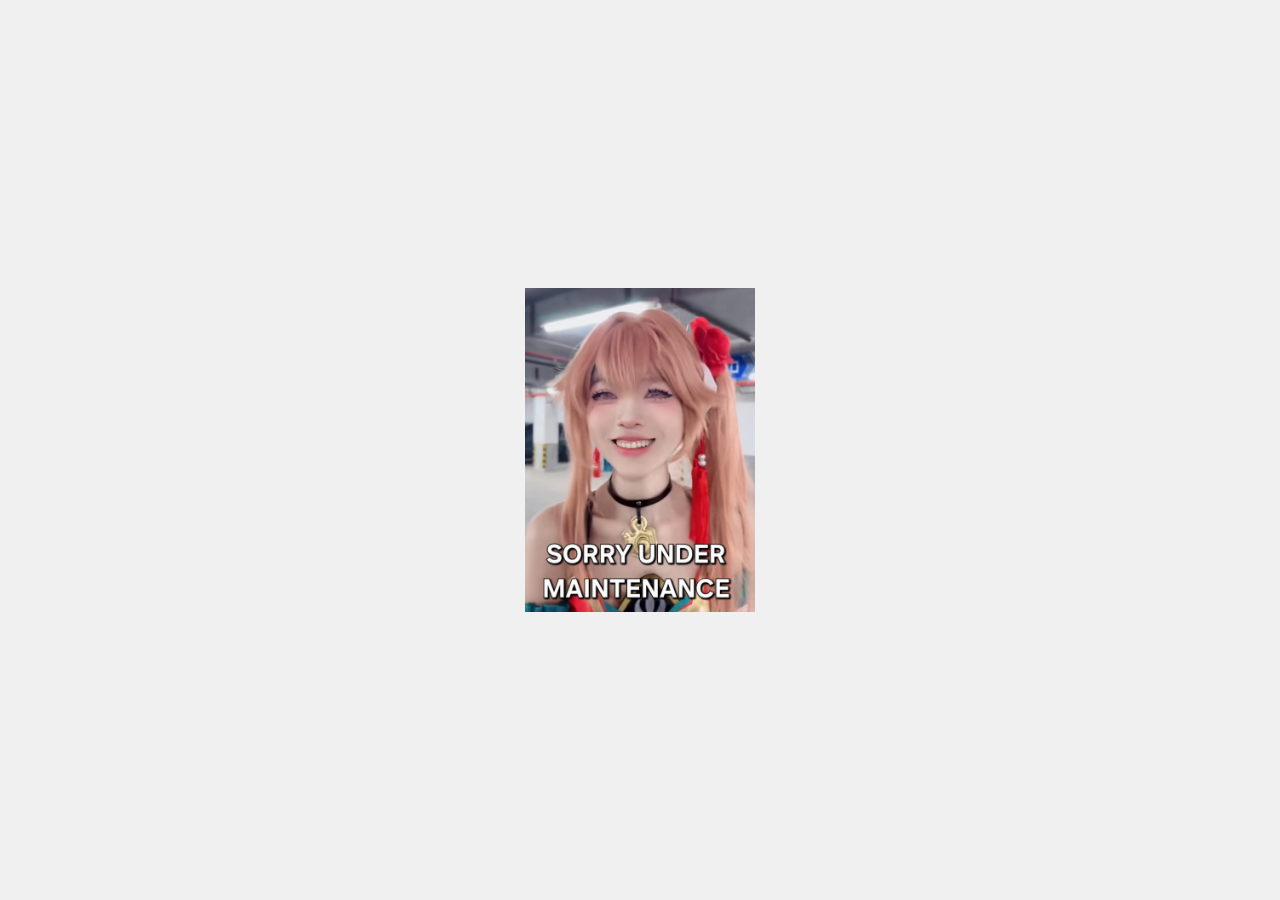
<file: index.html>
<!DOCTYPE html>
<html lang="en">
<head>
    <meta charset="UTF-8">
    <meta name="viewport" content="width=device-width, initial-scale=1.0">
    <title>Sorry</title>
    <style>
        body, html {
            margin: 0;
            padding: 0;
            height: 100%;
            overflow: hidden;
            display: flex;
            justify-content: center;
            align-items: center;
            background-color: #f0f0f0;
        }
        img {
            max-width: 60%;
            max-height: 60vh;
            object-fit: contain;
            width: auto;
            height: auto;
        }
    </style>
</head>
<body>
    <img src="sorry.jpeg" alt="Sorry">
</body>
</html>
</file>
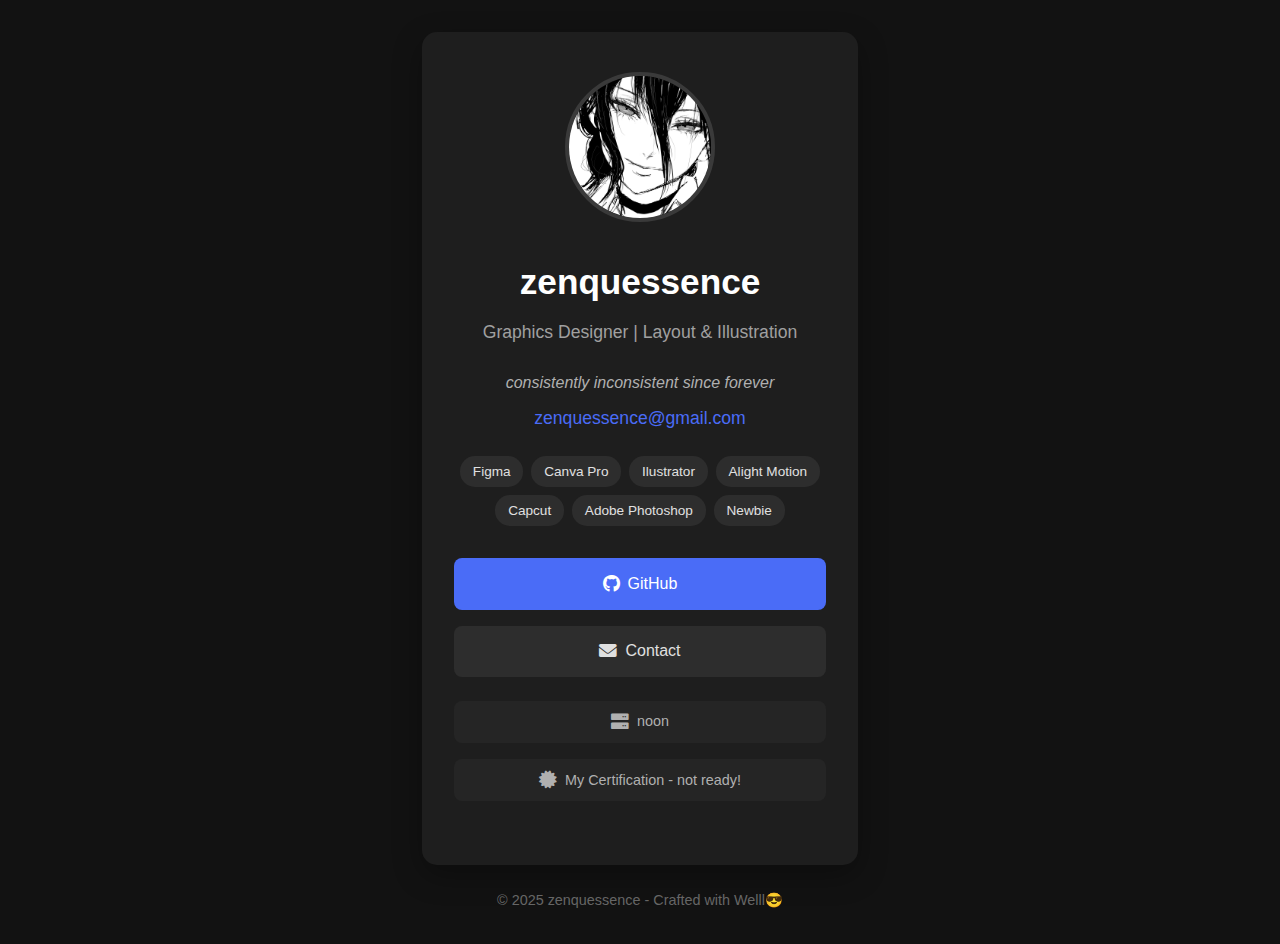
<file: My Web Porto/index.html>
<!DOCTYPE html>
<html lang="en">
<head>
    <meta charset="UTF-8">
    <meta name="viewport" content="width=device-width, initial-scale=1.0">
    <title>zenquessence - Portfolio</title>
    <link rel="stylesheet" href="style.css">
    <link rel="stylesheet" href="https://cdnjs.cloudflare.com/ajax/libs/font-awesome/6.0.0-beta3/css/all.min.css">
</head>
<body>
    <div class="container">
        <div class="profile">
            <img src="rezeee.jpg" alt="Profile Picture" class="profile-img">
            <h1>zenquessence</h1>
            <p class="subtitle">Graphics Designer | Layout & Illustration</p>
            <p class="description">consistently inconsistent since forever</p>
            <p class="email">zenquessence@gmail.com</p>
            
            <div class="tags">
                <span class="tag">Figma</span>
                <span class="tag">Canva Pro</span>
                <span class="tag">Ilustrator</span>
                <span class="tag">Alight Motion</span>
                <span class="tag">Capcut</span>
                <span class="tag">Adobe Photoshop</span>
                <span class="tag">Newbie</span>
            </div>
            
            <div class="buttons">
                <a href="https://github.com/zenquessence" target="_blank" class="btn primary"><i class="fab fa-github"></i> GitHub</a>
                <a href="mailto:zenquessence@gmail.com?subject=Contact%20from%20Portfolio" class="btn secondary"><i class="fas fa-envelope"></i> Contact</a>
            </div>
            
            <div class="buttons small">
                <a href="#" class="btn small-btn">
                    <i class="fas fa-server"></i> noon
                </a>
                <a href="#" class="btn small-btn">
                    <i class="fas fa-certificate"></i> My Certification - not ready!
                </a>
            </div>
        </div>
        
        <footer>
            <p>© 2025 zenquessence - Crafted with Welll😎</p>
        </footer>
    </div>
</body>
</html>
</file>
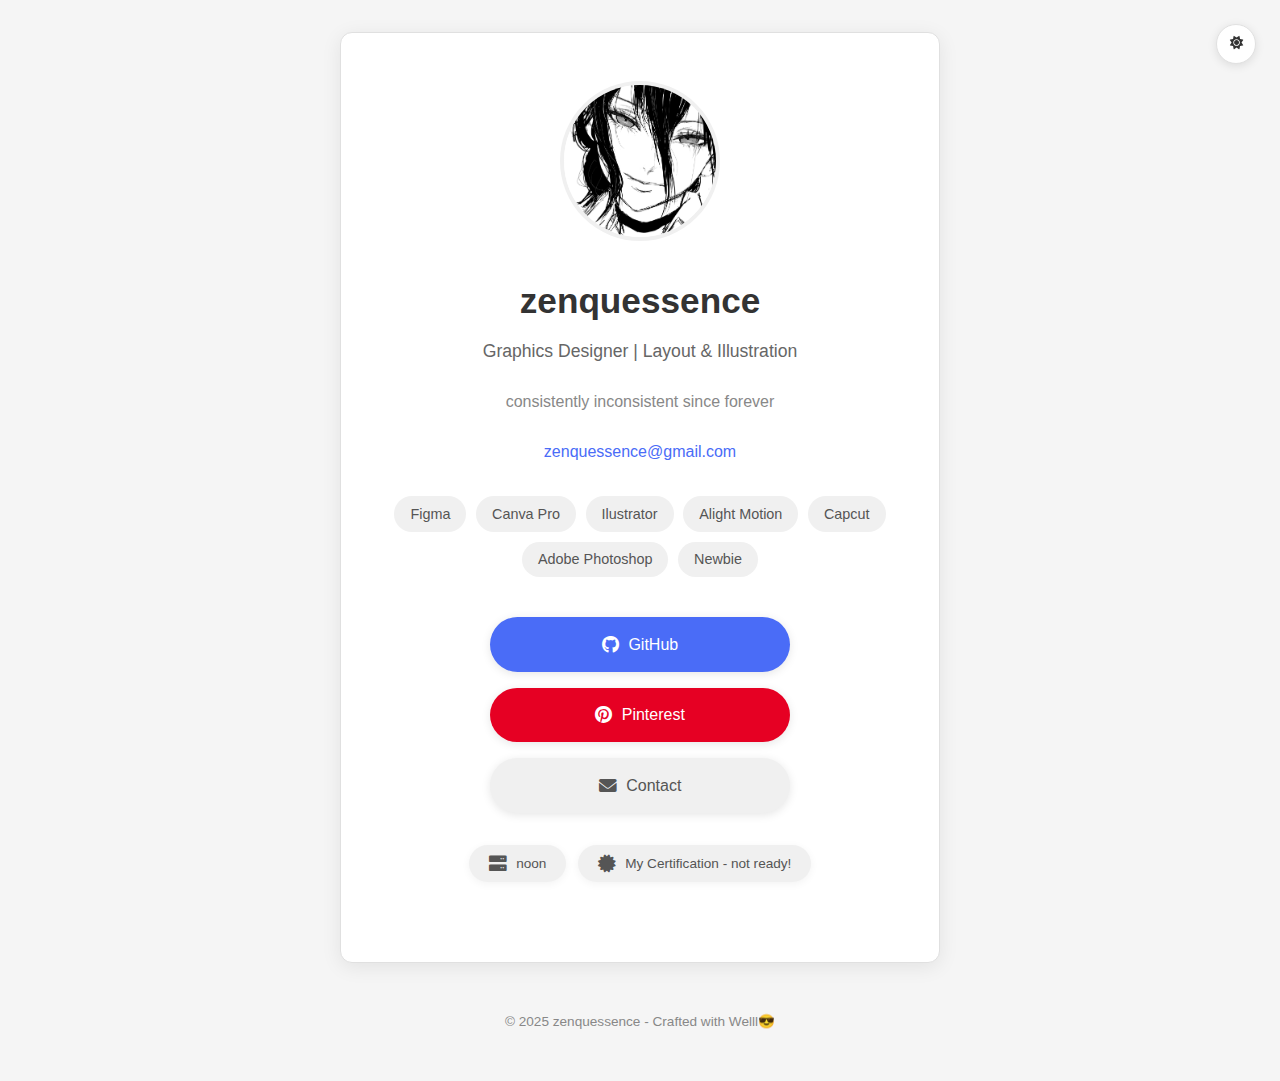
<file: index-original.html>
<!DOCTYPE html>
<html lang="en" data-theme="light">
<head>
    <meta charset="UTF-8">
    <meta name="viewport" content="width=device-width, initial-scale=1.0">
    <title>zenquessence - Portfolio</title>
    <link rel="stylesheet" href="style.css">
    <link rel="stylesheet" href="https://cdnjs.cloudflare.com/ajax/libs/font-awesome/6.0.0-beta3/css/all.min.css">
</head>
<body class="light-theme">
    <!-- Theme Toggle Button -->
    <button class="theme-toggle" aria-label="Toggle theme">
        <i class="fas fa-moon"></i>
        <i class="fas fa-sun"></i>
    </button>
    <div class="container">
        <div class="profile">
            <img src="rezeee.jpg" alt="Profile Picture" class="profile-img">
            <h1>zenquessence</h1>
            <p class="subtitle">Graphics Designer | Layout & Illustration</p>
            <p class="description">consistently inconsistent since forever</p>
            <p class="email">zenquessence@gmail.com</p>
            
            <div class="tags">
                <span class="tag">Figma</span>
                <span class="tag">Canva Pro</span>
                <span class="tag">Ilustrator</span>
                <span class="tag">Alight Motion</span>
                <span class="tag">Capcut</span>
                <span class="tag">Adobe Photoshop</span>
                <span class="tag">Newbie</span>
            </div>
            
            <div class="buttons">
                <a href="https://github.com/zenquessence" target="_blank" class="btn primary"><i class="fab fa-github"></i> GitHub</a>
                <a href="https://pin.it/3KLMfXqhe" target="_blank" class="btn" style="background-color: #E60023; color: white;"><i class="fab fa-pinterest"></i> Pinterest</a>
                <a href="mailto:zenquessence@gmail.com?subject=Contact%20from%20Portfolio" class="btn secondary"><i class="fas fa-envelope"></i> Contact</a>
            </div>
            
            <div class="buttons small">
                <a href="#" class="btn small-btn">
                    <i class="fas fa-server"></i> noon
                </a>
                <a href="#" class="btn small-btn">
                    <i class="fas fa-certificate"></i> My Certification - not ready!
                </a>
            </div>
        </div>
        
        <footer>
            <p>© 2025 zenquessence - Crafted with Welll😎</p>
        </footer>
    </div>
        <script src="script.js"></script>
</body>
</html>
</file>
<file: style.css>
/* Theme Variables */
:root {
    /* Light Theme (default) */
    --bg-color: #f5f5f5;
    --card-bg: #ffffff;
    --text-color: #333333;
    --text-secondary: #666666;
    --text-muted: #888888;
    --border-color: #e0e0e0;
    --tag-bg: #f0f0f0;
    --tag-hover: #e0e0e0;
    --btn-primary: #4a6cf7;
    --btn-primary-hover: #3a5ce4;
    --btn-secondary: #f0f0f0;
    --btn-secondary-hover: #e0e0e0;
    --btn-text: #555555;
    --shadow: 0 4px 20px rgba(0, 0, 0, 0.08);
}

/* Dark Theme */
[data-theme="dark"] {
    --bg-color: #121212;
    --card-bg: #1e1e1e;
    --text-color: #f0f0f0;
    --text-secondary: #bbbbbb;
    --text-muted: #999999;
    --border-color: #333333;
    --tag-bg: #2d2d2d;
    --tag-hover: #3d3d3d;
    --btn-primary: #4a6cf7;
    --btn-primary-hover: #5b7dff;
    --btn-secondary: #2d2d2d;
    --btn-secondary-hover: #3d3d3d;
    --btn-text: #f0f0f0;
    --shadow: 0 4px 20px rgba(0, 0, 0, 0.3);
}

/* Reset and base styles */
* {
    margin: 0;
    padding: 0;
    box-sizing: border-box;
    font-family: 'Segoe UI', Tahoma, Geneva, Verdana, sans-serif;
}

body {
    background-color: var(--bg-color);
    color: var(--text-color);
    min-height: 100vh;
    display: flex;
    justify-content: center;
    align-items: center;
    line-height: 1.6;
    padding: 2rem 1rem;
    transition: background-color 0.3s ease, color 0.3s ease;
}

.container {
    width: 100%;
    max-width: 600px;
    text-align: center;
}

/* Profile section */
.profile {
    background-color: var(--card-bg);
    border-radius: 12px;
    padding: 3rem 2.5rem;
    box-shadow: var(--shadow);
    margin-bottom: 2rem;
    border: 1px solid var(--border-color);
    transition: background-color 0.3s ease, box-shadow 0.3s ease, border-color 0.3s ease;
}

.profile-img {
    width: 160px;
    height: 160px;
    border-radius: 50%;
    object-fit: cover;
    border: 4px solid #f0f0f0;
    margin-bottom: 1.5rem;
    transition: transform 0.3s ease;
}

.profile-img:hover {
    transform: scale(1.05);
}

h1 {
    color: var(--text-color);
    font-size: 2.2rem;
    margin-bottom: 0.5rem;
    font-weight: 600;
    transition: color 0.3s ease;
}

.subtitle {
    color: var(--text-secondary);
    margin-bottom: 1.5rem;
    font-size: 1.1rem;
    font-weight: 400;
    transition: color 0.3s ease;
}

.description {
    color: var(--text-muted);
    margin-bottom: 1.5rem;
    font-size: 1rem;
    max-width: 80%;
    margin-left: auto;
    margin-right: auto;
    transition: color 0.3s ease;
}

.email {
    color: #4a6cf7;
    margin-bottom: 2rem;
    font-weight: 500;
    font-size: 1rem;
    display: inline-block;
    text-decoration: none;
    transition: color 0.3s ease;
}

.email:hover {
    color: #3a5ce4;
    text-decoration: underline;
}

/* Tags */
.tags {
    display: flex;
    flex-wrap: wrap;
    justify-content: center;
    gap: 0.6rem;
    margin-bottom: 2.5rem;
}

.tag {
    background-color: var(--tag-bg);
    color: var(--btn-text);
    padding: 0.4rem 1rem;
    border-radius: 20px;
    font-size: 0.9rem;
    font-weight: 500;
    transition: all 0.3s ease;
}

.tag:hover {
    background-color: var(--tag-hover);
    transform: translateY(-2px);
}

/* Buttons */
.buttons {
    display: flex;
    flex-direction: column;
    gap: 1rem;
    margin-bottom: 2rem;
    max-width: 300px;
    margin-left: auto;
    margin-right: auto;
}

.btn {
    display: inline-flex;
    align-items: center;
    justify-content: center;
    padding: 0.9rem 1.8rem;
    border-radius: 30px;
    text-decoration: none;
    font-weight: 500;
    transition: all 0.3s ease;
    gap: 0.6rem;
    border: none;
    cursor: pointer;
    font-size: 1rem;
    box-shadow: 0 2px 10px rgba(0, 0, 0, 0.1);
}

.btn i {
    font-size: 1.1rem;
}

.primary {
    background-color: var(--btn-primary);
    color: white;
}

.primary:hover {
    background-color: var(--btn-primary-hover);
    transform: translateY(-2px);
    box-shadow: 0 4px 15px rgba(74, 108, 247, 0.3);
}

.secondary {
    background-color: var(--btn-secondary);
    color: var(--btn-text);
}

.secondary:hover {
    background-color: var(--btn-secondary-hover);
    transform: translateY(-2px);
}

.buttons.small {
    flex-direction: row;
    flex-wrap: wrap;
    justify-content: center;
    max-width: 100%;
    gap: 0.8rem;
}

.small-btn {
    font-size: 0.85rem;
    padding: 0.5rem 1.2rem;
    background-color: var(--btn-secondary);
    color: var(--btn-text);
    border-radius: 20px;
    box-shadow: 0 2px 8px rgba(0, 0, 0, 0.05);
}

.small-btn:hover {
    background-color: var(--btn-secondary-hover);
    color: var(--text-color);
    transform: translateY(-2px);
}

/* Footer */
footer {
    color: var(--text-muted);
    font-size: 0.85rem;
    margin-top: 2rem;
    padding: 1rem;
    transition: color 0.3s ease;
}

/* Theme Toggle Button */
.theme-toggle {
    position: fixed;
    top: 1.5rem;
    right: 1.5rem;
    background: var(--card-bg);
    border: 1px solid var(--border-color);
    color: var(--text-color);
    width: 2.5rem;
    height: 2.5rem;
    border-radius: 50%;
    display: flex;
    align-items: center;
    justify-content: center;
    cursor: pointer;
    transition: all 0.3s ease;
    z-index: 100;
    box-shadow: 0 2px 10px rgba(0, 0, 0, 0.1);
}

.theme-toggle:hover {
    transform: translateY(-2px);
    box-shadow: 0 4px 12px rgba(0, 0, 0, 0.15);
}

.theme-toggle i {
    position: absolute;
    transition: opacity 0.3s ease, transform 0.3s ease;
}

.theme-toggle .fa-moon {
    opacity: 0;
    transform: rotate(90deg);
}

.theme-toggle .fa-sun {
    opacity: 1;
    transform: rotate(0);
}

[data-theme="dark"] .theme-toggle .fa-moon {
    opacity: 1;
    transform: rotate(0);
}

[data-theme="dark"] .theme-toggle .fa-sun {
    opacity: 0;
    transform: rotate(-90deg);
}

/* Responsive adjustments */
@media (max-width: 600px) {
    body {
        padding: 1rem;
    }
    
    .container {
        padding: 0;
    }
    
    .profile {
        padding: 2.5rem 1.5rem;
    }
    
    .profile-img {
        width: 140px;
        height: 140px;
    }
    
    h1 {
        font-size: 1.8rem;
    }
    
    .description {
        max-width: 100%;
    }
    
    .buttons {
        max-width: 100%;
    }
    
    .buttons.small {
        flex-direction: column;
        align-items: center;
    }
    
    .small-btn {
        width: 100%;
        max-width: 250px;
    }
}
</file>
<file: My Web Porto/style.css>
/* Reset and base styles */
* {
    margin: 0;
    padding: 0;
    box-sizing: border-box;
    font-family: 'Segoe UI', Tahoma, Geneva, Verdana, sans-serif;
}

body {
    background-color: #121212;
    color: #e0e0e0;
    min-height: 100vh;
    display: flex;
    justify-content: center;
    align-items: center;
    line-height: 1.6;
}

.container {
    width: 100%;
    max-width: 500px;
    padding: 2rem;
    text-align: center;
}

/* Profile section */
.profile {
    background-color: #1e1e1e;
    border-radius: 15px;
    padding: 2.5rem 2rem;
    box-shadow: 0 10px 30px rgba(0, 0, 0, 0.3);
    margin-bottom: 1.5rem;
}

.profile-img {
    width: 150px;
    height: 150px;
    border-radius: 50%;
    object-fit: cover;
    border: 4px solid #3a3a3a;
    margin-bottom: 1.5rem;
}

h1 {
    color: #ffffff;
    font-size: 2.2rem;
    margin-bottom: 0.5rem;
}

.subtitle {
    color: #a0a0a0;
    margin-bottom: 1.5rem;
    font-size: 1.1rem;
}

.description {
    color: #b0b0b0;
    margin-bottom: 0.5rem;
    font-style: italic;
}

.email {
    color: #4a6cf7;
    margin-bottom: 1.5rem;
    font-weight: 500;
    font-size: 1.1rem;
}

/* Tags */
.tags {
    display: flex;
    flex-wrap: wrap;
    justify-content: center;
    gap: 0.5rem;
    margin-bottom: 2rem;
}

.tag {
    background-color: #2d2d2d;
    color: #e0e0e0;
    padding: 0.3rem 0.8rem;
    border-radius: 15px;
    font-size: 0.85rem;
    font-weight: 500;
}

/* Buttons */
.buttons {
    display: flex;
    flex-direction: column;
    gap: 1rem;
    margin-bottom: 1.5rem;
}

.btn {
    display: inline-flex;
    align-items: center;
    justify-content: center;
    padding: 0.8rem 1.5rem;
    border-radius: 8px;
    text-decoration: none;
    font-weight: 500;
    transition: all 0.3s ease;
    gap: 0.5rem;
}

.btn i {
    font-size: 1.1rem;
}

.primary {
    background-color: #4a6cf7;
    color: white;
}

.primary:hover {
    background-color: #3a5ce4;
    transform: translateY(-2px);
}

.secondary {
    background-color: #2d2d2d;
    color: #e0e0e0;
}

.secondary:hover {
    background-color: #3a3a3a;
    transform: translateY(-2px);
}

.small-btns {
    flex-direction: row;
    flex-wrap: wrap;
}

.small-btn {
    font-size: 0.9rem;
    padding: 0.6rem 1rem;
    background-color: #252525;
    color: #b0b0b0;
}

.small-btn:hover {
    background-color: #333;
    color: #e0e0e0;
}

/* Footer */
footer {
    color: #666;
    font-size: 0.9rem;
    margin-top: 1rem;
}

/* Responsive adjustments */
@media (max-width: 600px) {
    .container {
        padding: 1rem;
    }
    
    .profile {
        padding: 2rem 1.5rem;
    }
    
    .profile-img {
        width: 130px;
        height: 130px;
    }
    
    h1 {
        font-size: 1.8rem;
    }
    
    .buttons.small {
        flex-direction: column;
    }
}
</file>
